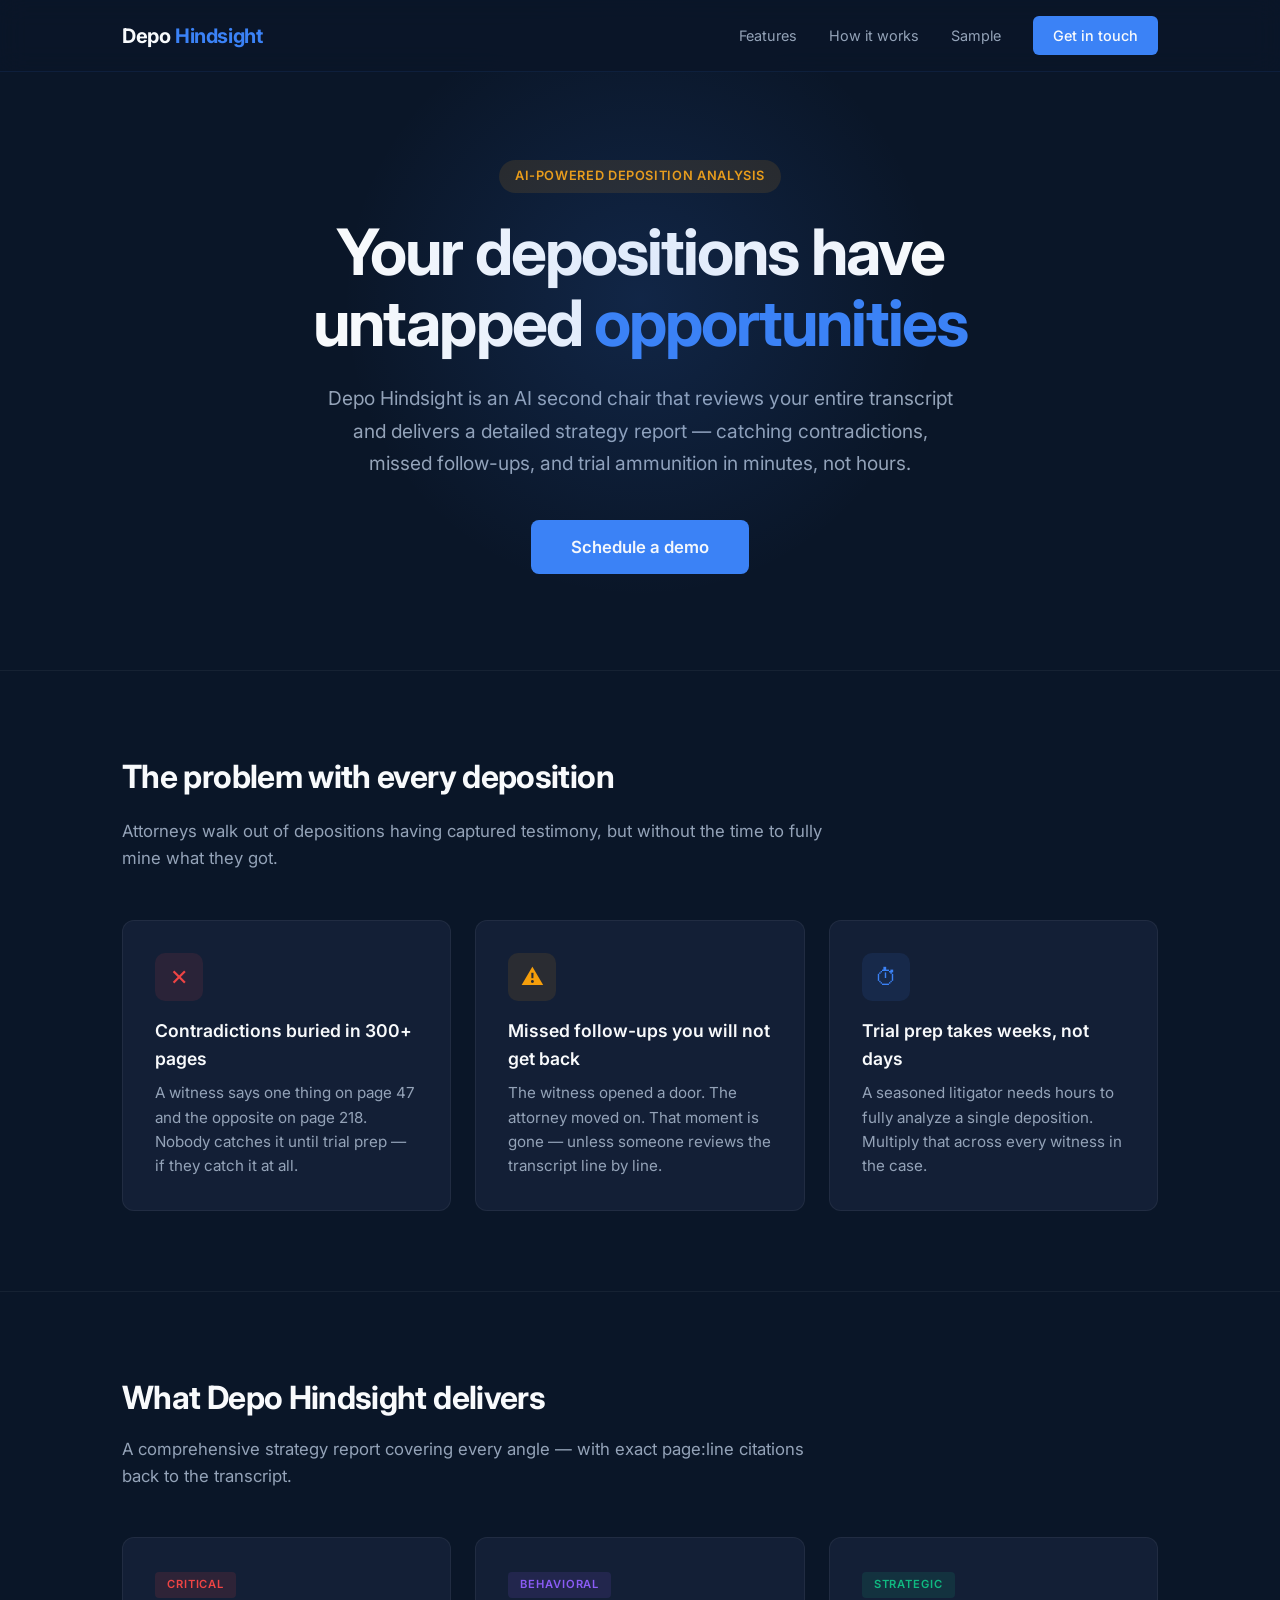
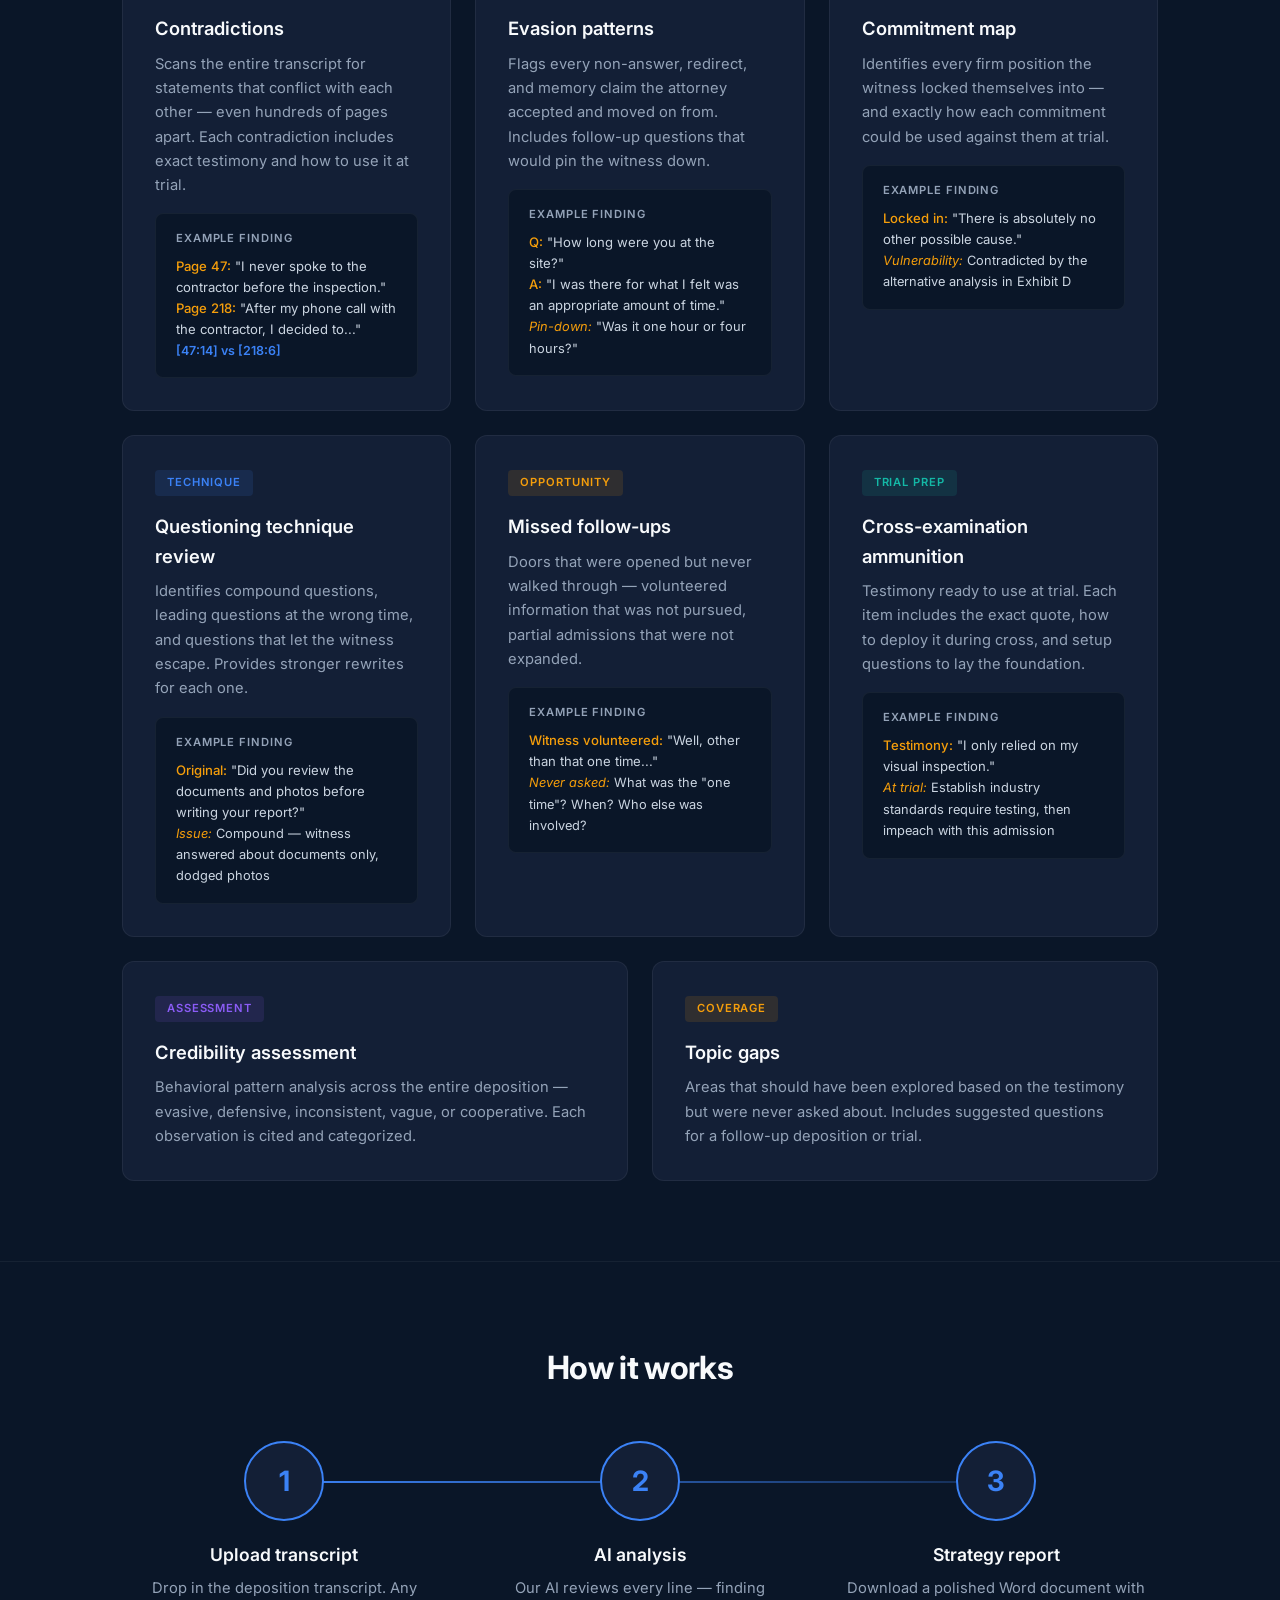
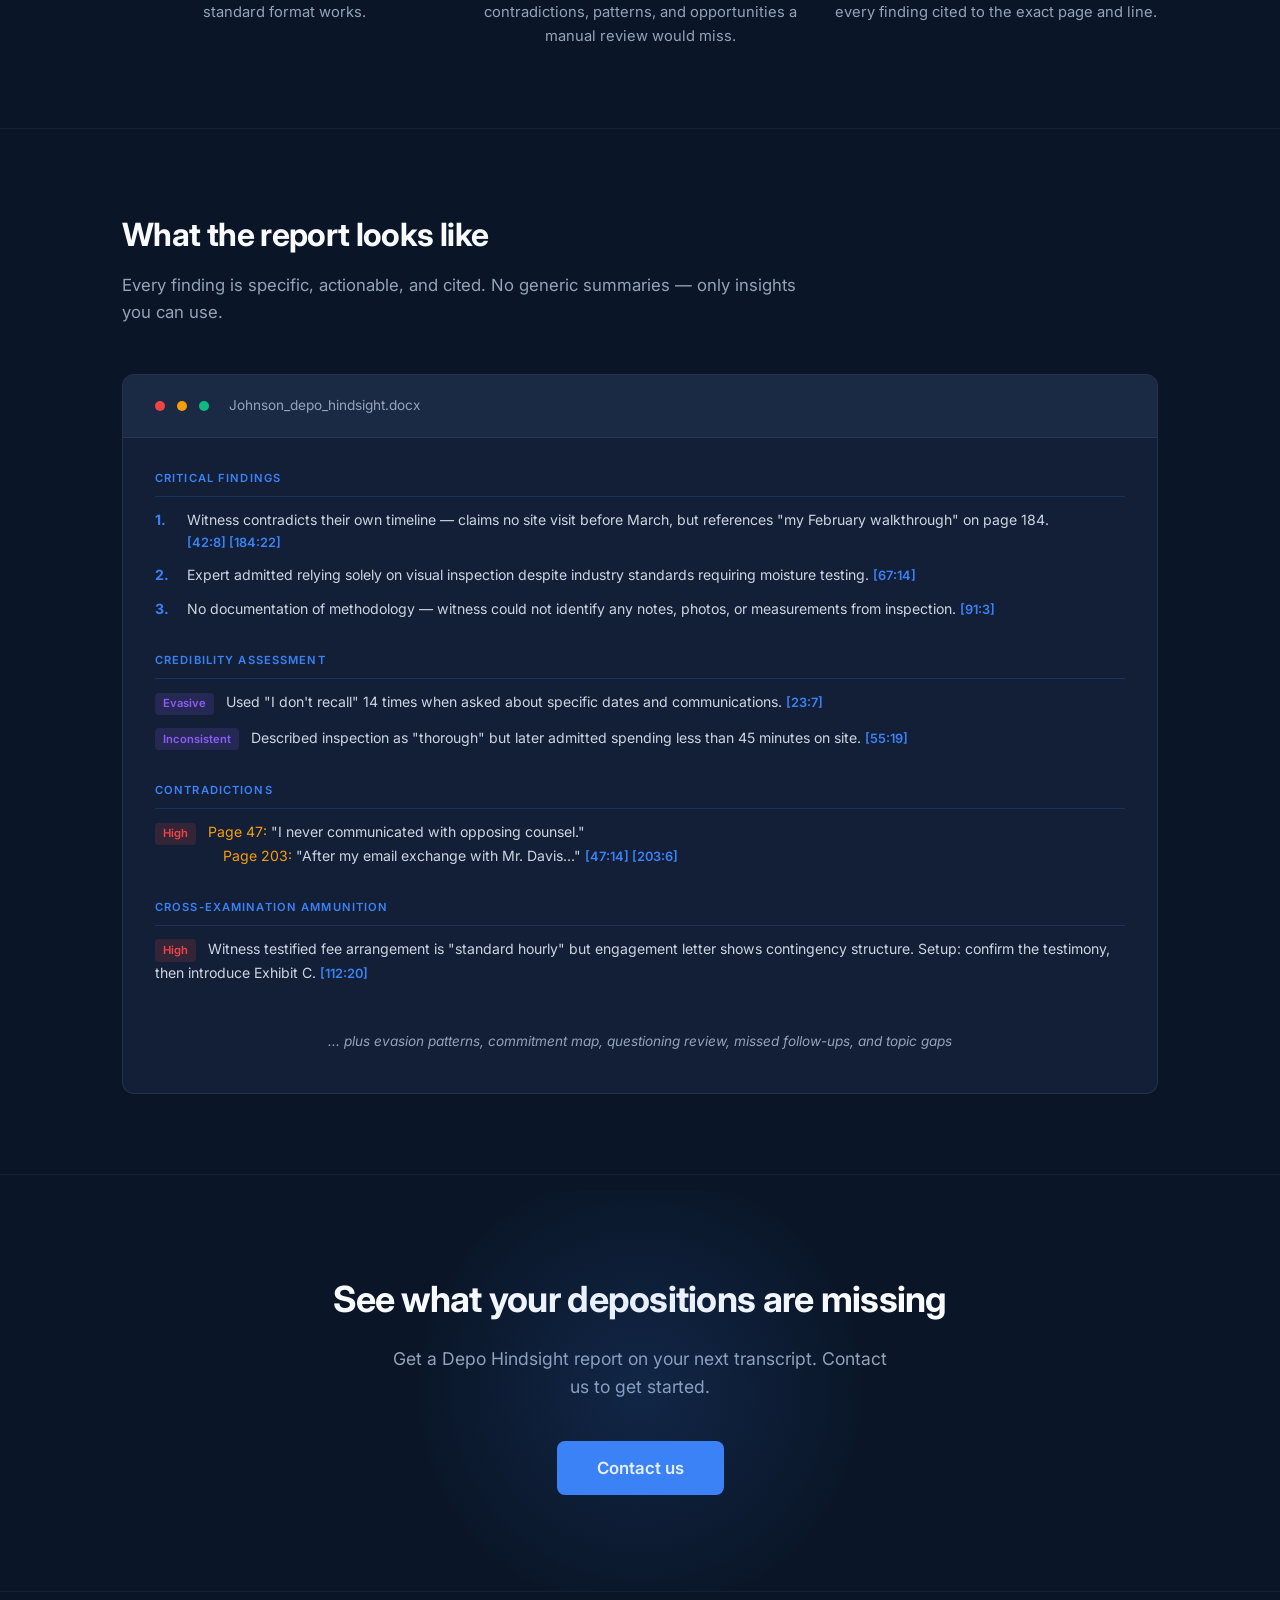
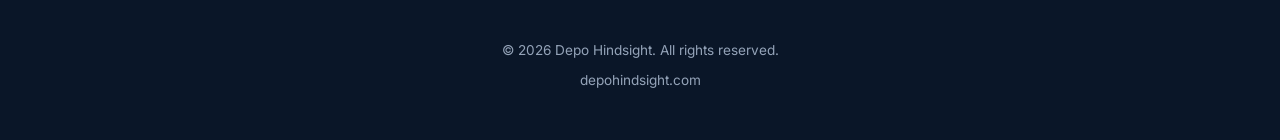
<file: index.html>
<!DOCTYPE html>
<html lang="en">
<head>
<meta charset="UTF-8">
<meta name="viewport" content="width=device-width, initial-scale=1.0">
<title>Depo Hindsight — AI-Powered Deposition Analysis</title>
<link rel="preconnect" href="https://fonts.googleapis.com">
<link href="https://fonts.googleapis.com/css2?family=Inter:wght@300;400;500;600;700&display=swap" rel="stylesheet">
<style>
* { margin: 0; padding: 0; box-sizing: border-box; }

:root {
  --navy: #0a1628;
  --navy-light: #131f36;
  --navy-mid: #1a2a45;
  --blue: #3b82f6;
  --blue-glow: rgba(59, 130, 246, 0.15);
  --gold: #f59e0b;
  --gold-soft: rgba(245, 158, 11, 0.12);
  --white: #f8fafc;
  --gray: #94a3b8;
  --gray-light: #cbd5e1;
  --red: #ef4444;
  --green: #10b981;
  --teal: #14b8a6;
  --purple: #8b5cf6;
}

body {
  font-family: 'Inter', -apple-system, BlinkMacSystemFont, sans-serif;
  background: var(--navy);
  color: var(--white);
  line-height: 1.6;
  overflow-x: hidden;
}

.container {
  max-width: 1100px;
  margin: 0 auto;
  padding: 0 2rem;
}

/* NAV */
nav {
  position: fixed;
  top: 0;
  left: 0;
  right: 0;
  z-index: 100;
  background: rgba(10, 22, 40, 0.9);
  backdrop-filter: blur(12px);
  border-bottom: 1px solid rgba(59, 130, 246, 0.1);
  padding: 1rem 0;
}
nav .container {
  display: flex;
  justify-content: space-between;
  align-items: center;
}
.nav-logo {
  font-size: 1.25rem;
  font-weight: 700;
  letter-spacing: -0.02em;
}
.nav-logo span { color: var(--blue); }
nav a {
  color: var(--gray);
  text-decoration: none;
  font-size: 0.9rem;
  transition: color 0.2s;
}
nav a:hover { color: var(--white); }
.nav-links { display: flex; gap: 2rem; align-items: center; }
.nav-cta {
  background: var(--blue);
  color: var(--white) !important;
  padding: 0.5rem 1.25rem;
  border-radius: 6px;
  font-weight: 500;
  transition: opacity 0.2s;
}
.nav-cta:hover { opacity: 0.9; }
.hamburger { display: none; }

/* HERO */
.hero {
  padding: 10rem 0 6rem;
  text-align: center;
  position: relative;
}
.hero::before {
  content: '';
  position: absolute;
  top: 0;
  left: 50%;
  transform: translateX(-50%);
  width: 600px;
  height: 600px;
  background: radial-gradient(circle, var(--blue-glow) 0%, transparent 70%);
  pointer-events: none;
}
.hero-badge {
  display: inline-block;
  background: var(--gold-soft);
  color: var(--gold);
  font-size: 0.8rem;
  font-weight: 600;
  padding: 0.4rem 1rem;
  border-radius: 20px;
  margin-bottom: 1.5rem;
  letter-spacing: 0.05em;
  text-transform: uppercase;
}
.hero h1 {
  font-size: clamp(2.5rem, 5vw, 4rem);
  font-weight: 700;
  line-height: 1.1;
  letter-spacing: -0.03em;
  margin-bottom: 1.5rem;
}
.hero h1 em {
  font-style: normal;
  color: var(--blue);
}
.hero p {
  font-size: 1.2rem;
  color: var(--gray);
  max-width: 640px;
  margin: 0 auto 2.5rem;
  line-height: 1.7;
}
.hero-cta {
  display: inline-block;
  background: var(--blue);
  color: var(--white);
  padding: 0.85rem 2.5rem;
  border-radius: 8px;
  font-size: 1.05rem;
  font-weight: 600;
  text-decoration: none;
  transition: transform 0.2s, box-shadow 0.2s;
}
.hero-cta:hover {
  transform: translateY(-2px);
  box-shadow: 0 8px 30px rgba(59, 130, 246, 0.3);
}

/* PROBLEM SECTION */
.problem {
  padding: 5rem 0;
  border-top: 1px solid rgba(255,255,255,0.05);
}
.problem h2 {
  font-size: 2rem;
  font-weight: 700;
  margin-bottom: 1rem;
  letter-spacing: -0.02em;
}
.problem > .container > p {
  color: var(--gray);
  font-size: 1.05rem;
  max-width: 700px;
  margin-bottom: 3rem;
}
.problem-grid {
  display: grid;
  grid-template-columns: repeat(auto-fit, minmax(300px, 1fr));
  gap: 1.5rem;
}
.problem-card {
  background: var(--navy-light);
  border: 1px solid rgba(255,255,255,0.06);
  border-radius: 12px;
  padding: 2rem;
}
.problem-card .icon {
  width: 48px;
  height: 48px;
  border-radius: 10px;
  display: flex;
  align-items: center;
  justify-content: center;
  font-size: 1.4rem;
  margin-bottom: 1rem;
}
.problem-card h3 {
  font-size: 1.1rem;
  font-weight: 600;
  margin-bottom: 0.5rem;
}
.problem-card p {
  color: var(--gray);
  font-size: 0.95rem;
  line-height: 1.6;
}

/* FEATURES SECTION */
.features {
  padding: 5rem 0;
  border-top: 1px solid rgba(255,255,255,0.05);
}
.features h2 {
  font-size: 2rem;
  font-weight: 700;
  margin-bottom: 0.75rem;
  letter-spacing: -0.02em;
}
.features > .container > p {
  color: var(--gray);
  font-size: 1.05rem;
  max-width: 700px;
  margin-bottom: 3rem;
}
.feature-list {
  display: grid;
  grid-template-columns: repeat(auto-fit, minmax(300px, 1fr));
  gap: 1.5rem;
}
.feature-card {
  background: var(--navy-light);
  border: 1px solid rgba(255,255,255,0.06);
  border-radius: 12px;
  padding: 2rem;
  transition: border-color 0.3s, transform 0.2s;
}
.feature-card:hover {
  border-color: rgba(59, 130, 246, 0.3);
  transform: translateY(-2px);
}
.feature-card .tag {
  display: inline-block;
  font-size: 0.7rem;
  font-weight: 600;
  letter-spacing: 0.08em;
  text-transform: uppercase;
  padding: 0.25rem 0.75rem;
  border-radius: 4px;
  margin-bottom: 1rem;
}
.feature-card h3 {
  font-size: 1.15rem;
  font-weight: 600;
  margin-bottom: 0.5rem;
}
.feature-card p {
  color: var(--gray);
  font-size: 0.92rem;
  line-height: 1.65;
}
.feature-card .example {
  margin-top: 1rem;
  background: var(--navy);
  border: 1px solid rgba(255,255,255,0.05);
  border-radius: 8px;
  padding: 1rem 1.25rem;
  font-size: 0.82rem;
  color: var(--gray-light);
  line-height: 1.6;
}
.example-label {
  font-size: 0.7rem;
  text-transform: uppercase;
  letter-spacing: 0.08em;
  color: var(--gray);
  margin-bottom: 0.5rem;
  font-weight: 600;
}
.example .highlight {
  color: var(--gold);
  font-weight: 500;
}
.example .cite {
  color: var(--blue);
  font-weight: 600;
  font-size: 0.78rem;
}

/* HOW IT WORKS */
.how-it-works {
  padding: 5rem 0;
  border-top: 1px solid rgba(255,255,255,0.05);
}
.how-it-works h2 {
  font-size: 2rem;
  font-weight: 700;
  margin-bottom: 3rem;
  letter-spacing: -0.02em;
  text-align: center;
}
.steps {
  display: grid;
  grid-template-columns: repeat(3, 1fr);
  gap: 2rem;
  position: relative;
}
.steps::before {
  content: '';
  position: absolute;
  top: 40px;
  left: 15%;
  right: 15%;
  height: 2px;
  background: linear-gradient(to right, var(--blue), rgba(59,130,246,0.2));
}
.step {
  text-align: center;
  position: relative;
}
.step-num {
  width: 80px;
  height: 80px;
  border-radius: 50%;
  background: var(--navy-light);
  border: 2px solid var(--blue);
  display: flex;
  align-items: center;
  justify-content: center;
  font-size: 1.75rem;
  font-weight: 700;
  color: var(--blue);
  margin: 0 auto 1.25rem;
  position: relative;
  z-index: 1;
}
.step h3 {
  font-size: 1.1rem;
  font-weight: 600;
  margin-bottom: 0.5rem;
}
.step p {
  color: var(--gray);
  font-size: 0.92rem;
  line-height: 1.6;
}

/* SAMPLE REPORT */
.sample-report {
  padding: 5rem 0;
  border-top: 1px solid rgba(255,255,255,0.05);
}
.sample-report h2 {
  font-size: 2rem;
  font-weight: 700;
  margin-bottom: 0.75rem;
  letter-spacing: -0.02em;
}
.sample-report > .container > p {
  color: var(--gray);
  font-size: 1.05rem;
  max-width: 700px;
  margin-bottom: 3rem;
}
.report-mock {
  background: var(--navy-light);
  border: 1px solid rgba(255,255,255,0.08);
  border-radius: 12px;
  overflow: hidden;
}
.report-header {
  background: var(--navy-mid);
  padding: 1.25rem 2rem;
  border-bottom: 1px solid rgba(255,255,255,0.06);
  display: flex;
  align-items: center;
  gap: 0.75rem;
}
.report-dot {
  width: 10px;
  height: 10px;
  border-radius: 50%;
}
.report-title {
  font-size: 0.85rem;
  color: var(--gray);
  margin-left: 0.5rem;
}
.report-body {
  padding: 2rem;
}
.report-section {
  margin-bottom: 2rem;
}
.report-section:last-child { margin-bottom: 0; }
.report-section-title {
  font-size: 0.7rem;
  text-transform: uppercase;
  letter-spacing: 0.1em;
  color: var(--blue);
  font-weight: 600;
  margin-bottom: 0.75rem;
  padding-bottom: 0.5rem;
  border-bottom: 1px solid rgba(59, 130, 246, 0.2);
}
.report-finding {
  display: flex;
  gap: 0.75rem;
  margin-bottom: 0.75rem;
  font-size: 0.88rem;
  line-height: 1.55;
}
.report-finding .num {
  color: var(--blue);
  font-weight: 700;
  min-width: 20px;
}
.report-finding .text { color: var(--gray-light); }
.report-finding .cite {
  color: var(--blue);
  font-weight: 600;
  font-size: 0.8rem;
  white-space: nowrap;
}
.report-badge {
  display: inline-block;
  font-size: 0.7rem;
  font-weight: 600;
  padding: 0.15rem 0.5rem;
  border-radius: 4px;
  margin-right: 0.5rem;
}
.badge-high { background: rgba(239,68,68,0.15); color: var(--red); }
.badge-med { background: rgba(245,158,11,0.15); color: var(--gold); }
.badge-pattern { background: rgba(139,92,246,0.15); color: var(--purple); }

/* CTA */
.cta-section {
  padding: 6rem 0;
  text-align: center;
  border-top: 1px solid rgba(255,255,255,0.05);
  position: relative;
}
.cta-section::before {
  content: '';
  position: absolute;
  bottom: 0;
  left: 50%;
  transform: translateX(-50%);
  width: 500px;
  height: 400px;
  background: radial-gradient(circle, var(--blue-glow) 0%, transparent 70%);
  pointer-events: none;
}
.cta-section h2 {
  font-size: 2.25rem;
  font-weight: 700;
  margin-bottom: 1rem;
  letter-spacing: -0.02em;
}
.cta-section p {
  color: var(--gray);
  font-size: 1.1rem;
  margin-bottom: 2.5rem;
  max-width: 500px;
  margin-left: auto;
  margin-right: auto;
}
.cta-section a {
  display: inline-block;
  background: var(--blue);
  color: var(--white);
  padding: 0.85rem 2.5rem;
  border-radius: 8px;
  font-size: 1.05rem;
  font-weight: 600;
  text-decoration: none;
  transition: transform 0.2s, box-shadow 0.2s;
}
.cta-section a:hover {
  transform: translateY(-2px);
  box-shadow: 0 8px 30px rgba(59, 130, 246, 0.3);
}

/* FOOTER */
footer {
  padding: 3rem 0;
  border-top: 1px solid rgba(255,255,255,0.05);
  text-align: center;
  color: var(--gray);
  font-size: 0.85rem;
}
footer a {
  color: var(--gray);
  text-decoration: none;
}
footer a:hover { color: var(--white); }

/* RESPONSIVE */
/* TABLET */
@media (max-width: 900px) {
  .container { padding: 0 1.5rem; }
  .feature-list { grid-template-columns: 1fr 1fr; }
  .problem-grid { grid-template-columns: 1fr; }
  .steps { grid-template-columns: 1fr; gap: 2.5rem; }
  .steps::before { display: none; }
}

/* MOBILE */
@media (max-width: 600px) {
  .container { padding: 0 1.25rem; }

  /* Nav - hamburger */
  .nav-links {
    display: none;
    position: absolute;
    top: 100%;
    left: 0;
    right: 0;
    background: rgba(10, 22, 40, 0.98);
    flex-direction: column;
    padding: 1.5rem 2rem;
    gap: 1.25rem;
    border-bottom: 1px solid rgba(59, 130, 246, 0.15);
  }
  .nav-links.open { display: flex; }
  .nav-cta { text-align: center; }
  .hamburger {
    display: flex;
    flex-direction: column;
    gap: 5px;
    cursor: pointer;
    padding: 8px;
  }
  .hamburger span {
    width: 24px;
    height: 2px;
    background: var(--white);
    border-radius: 2px;
    transition: transform 0.3s, opacity 0.3s;
  }
  .hamburger.open span:nth-child(1) { transform: translateY(7px) rotate(45deg); }
  .hamburger.open span:nth-child(2) { opacity: 0; }
  .hamburger.open span:nth-child(3) { transform: translateY(-7px) rotate(-45deg); }

  /* Hero */
  .hero { padding: 7rem 0 3rem; }
  .hero h1 { font-size: 1.9rem; line-height: 1.15; }
  .hero h1 br { display: none; }
  .hero p { font-size: 1rem; margin-bottom: 2rem; }
  .hero-badge { font-size: 0.7rem; padding: 0.35rem 0.85rem; }
  .hero-cta { padding: 0.75rem 2rem; font-size: 1rem; width: 100%; text-align: center; }

  /* Problem */
  .problem { padding: 3rem 0; }
  .problem h2, .features h2, .how-it-works h2, .sample-report h2, .cta-section h2 { font-size: 1.5rem; }
  .problem-grid { grid-template-columns: 1fr; gap: 1rem; }
  .problem-card { padding: 1.5rem; }

  /* Features */
  .features { padding: 3rem 0; }
  .feature-list { grid-template-columns: 1fr; gap: 1rem; }
  .feature-card { padding: 1.5rem; }
  .feature-card .example { font-size: 0.78rem; padding: 0.85rem 1rem; }

  /* How it works */
  .how-it-works { padding: 3rem 0; }
  .steps { grid-template-columns: 1fr; gap: 2rem; }
  .steps::before { display: none; }
  .step-num { width: 64px; height: 64px; font-size: 1.4rem; }

  /* Sample report */
  .sample-report { padding: 3rem 0; }
  .report-body { padding: 1.25rem; }
  .report-finding { font-size: 0.82rem; }
  .report-header { padding: 1rem 1.25rem; }

  /* CTA */
  .cta-section { padding: 4rem 0; }
  .cta-section h2 { font-size: 1.6rem; }
  .cta-section p { font-size: 1rem; }
  .cta-section a { width: 100%; text-align: center; padding: 0.85rem 2rem; }
}
</style>
</head>
<body>

<!-- NAV -->
<nav>
  <div class="container">
    <div class="nav-logo">Depo <span>Hindsight</span></div>
    <div class="nav-links" id="navLinks">
      <a href="#features">Features</a>
      <a href="#how-it-works">How it works</a>
      <a href="#sample">Sample</a>
      <a href="#contact" class="nav-cta">Get in touch</a>
    </div>
    <div class="hamburger" id="hamburger" onclick="this.classList.toggle('open');document.getElementById('navLinks').classList.toggle('open');">
      <span></span><span></span><span></span>
    </div>
  </div>
</nav>

<!-- HERO -->
<section class="hero">
  <div class="container">
    <div class="hero-badge">AI-Powered Deposition Analysis</div>
    <h1>Your depositions have <br>untapped <em>opportunities</em></h1>
    <p>Depo Hindsight is an AI second chair that reviews your entire transcript and delivers a detailed strategy report — catching contradictions, missed follow-ups, and trial ammunition in minutes, not hours.</p>
    <a href="#contact" class="hero-cta">Schedule a demo</a>
  </div>
</section>

<!-- PROBLEM -->
<section class="problem">
  <div class="container">
    <h2>The problem with every deposition</h2>
    <p>Attorneys walk out of depositions having captured testimony, but without the time to fully mine what they got.</p>
    <div class="problem-grid">
      <div class="problem-card">
        <div class="icon" style="background: rgba(239,68,68,0.1); color: var(--red);">&#x2715;</div>
        <h3>Contradictions buried in 300+ pages</h3>
        <p>A witness says one thing on page 47 and the opposite on page 218. Nobody catches it until trial prep — if they catch it at all.</p>
      </div>
      <div class="problem-card">
        <div class="icon" style="background: rgba(245,158,11,0.1); color: var(--gold);">&#x26A0;</div>
        <h3>Missed follow-ups you will not get back</h3>
        <p>The witness opened a door. The attorney moved on. That moment is gone — unless someone reviews the transcript line by line.</p>
      </div>
      <div class="problem-card">
        <div class="icon" style="background: rgba(59,130,246,0.1); color: var(--blue);">&#x23F1;</div>
        <h3>Trial prep takes weeks, not days</h3>
        <p>A seasoned litigator needs hours to fully analyze a single deposition. Multiply that across every witness in the case.</p>
      </div>
    </div>
  </div>
</section>

<!-- FEATURES -->
<section class="features" id="features">
  <div class="container">
    <h2>What Depo Hindsight delivers</h2>
    <p>A comprehensive strategy report covering every angle — with exact page:line citations back to the transcript.</p>

    <div class="feature-list">

      <div class="feature-card">
        <div class="tag" style="background: rgba(239,68,68,0.12); color: var(--red);">Critical</div>
        <h3>Contradictions</h3>
        <p>Scans the entire transcript for statements that conflict with each other — even hundreds of pages apart. Each contradiction includes exact testimony and how to use it at trial.</p>
        <div class="example">
          <div class="example-label">Example finding</div>
          <span class="highlight">Page 47:</span> "I never spoke to the contractor before the inspection."<br>
          <span class="highlight">Page 218:</span> "After my phone call with the contractor, I decided to..."<br>
          <span class="cite">[47:14] vs [218:6]</span>
        </div>
      </div>

      <div class="feature-card">
        <div class="tag" style="background: rgba(139,92,246,0.12); color: var(--purple);">Behavioral</div>
        <h3>Evasion patterns</h3>
        <p>Flags every non-answer, redirect, and memory claim the attorney accepted and moved on from. Includes follow-up questions that would pin the witness down.</p>
        <div class="example">
          <div class="example-label">Example finding</div>
          <span class="highlight">Q:</span> "How long were you at the site?"<br>
          <span class="highlight">A:</span> "I was there for what I felt was an appropriate amount of time."<br>
          <em style="color: var(--gold); font-size: 0.8rem;">Pin-down:</em> <span style="font-size: 0.8rem;">"Was it one hour or four hours?"</span>
        </div>
      </div>

      <div class="feature-card">
        <div class="tag" style="background: rgba(16,185,129,0.12); color: var(--green);">Strategic</div>
        <h3>Commitment map</h3>
        <p>Identifies every firm position the witness locked themselves into — and exactly how each commitment could be used against them at trial.</p>
        <div class="example">
          <div class="example-label">Example finding</div>
          <span class="highlight">Locked in:</span> "There is absolutely no other possible cause."<br>
          <em style="color: var(--gold); font-size: 0.8rem;">Vulnerability:</em> <span style="font-size: 0.8rem;">Contradicted by the alternative analysis in Exhibit D</span>
        </div>
      </div>

      <div class="feature-card">
        <div class="tag" style="background: rgba(59,130,246,0.12); color: var(--blue);">Technique</div>
        <h3>Questioning technique review</h3>
        <p>Identifies compound questions, leading questions at the wrong time, and questions that let the witness escape. Provides stronger rewrites for each one.</p>
        <div class="example">
          <div class="example-label">Example finding</div>
          <span class="highlight">Original:</span> "Did you review the documents and photos before writing your report?"<br>
          <em style="color: var(--gold); font-size: 0.8rem;">Issue:</em> <span style="font-size: 0.8rem;">Compound — witness answered about documents only, dodged photos</span>
        </div>
      </div>

      <div class="feature-card">
        <div class="tag" style="background: rgba(245,158,11,0.12); color: var(--gold);">Opportunity</div>
        <h3>Missed follow-ups</h3>
        <p>Doors that were opened but never walked through — volunteered information that was not pursued, partial admissions that were not expanded.</p>
        <div class="example">
          <div class="example-label">Example finding</div>
          <span class="highlight">Witness volunteered:</span> "Well, other than that one time..."<br>
          <em style="color: var(--gold); font-size: 0.8rem;">Never asked:</em> <span style="font-size: 0.8rem;">What was the "one time"? When? Who else was involved?</span>
        </div>
      </div>

      <div class="feature-card">
        <div class="tag" style="background: rgba(20,184,166,0.12); color: var(--teal);">Trial prep</div>
        <h3>Cross-examination ammunition</h3>
        <p>Testimony ready to use at trial. Each item includes the exact quote, how to deploy it during cross, and setup questions to lay the foundation.</p>
        <div class="example">
          <div class="example-label">Example finding</div>
          <span class="highlight">Testimony:</span> "I only relied on my visual inspection."<br>
          <em style="color: var(--gold); font-size: 0.8rem;">At trial:</em> <span style="font-size: 0.8rem;">Establish industry standards require testing, then impeach with this admission</span>
        </div>
      </div>

    </div>

    <div style="margin-top: 1.5rem;">
      <div class="feature-list">
        <div class="feature-card">
          <div class="tag" style="background: rgba(139,92,246,0.12); color: var(--purple);">Assessment</div>
          <h3>Credibility assessment</h3>
          <p>Behavioral pattern analysis across the entire deposition — evasive, defensive, inconsistent, vague, or cooperative. Each observation is cited and categorized.</p>
        </div>
        <div class="feature-card">
          <div class="tag" style="background: rgba(245,158,11,0.12); color: var(--gold);">Coverage</div>
          <h3>Topic gaps</h3>
          <p>Areas that should have been explored based on the testimony but were never asked about. Includes suggested questions for a follow-up deposition or trial.</p>
        </div>
      </div>
    </div>
  </div>
</section>

<!-- HOW IT WORKS -->
<section class="how-it-works" id="how-it-works">
  <div class="container">
    <h2>How it works</h2>
    <div class="steps">
      <div class="step">
        <div class="step-num">1</div>
        <h3>Upload transcript</h3>
        <p>Drop in the deposition transcript. Any standard format works.</p>
      </div>
      <div class="step">
        <div class="step-num">2</div>
        <h3>AI analysis</h3>
        <p>Our AI reviews every line — finding contradictions, patterns, and opportunities a manual review would miss.</p>
      </div>
      <div class="step">
        <div class="step-num">3</div>
        <h3>Strategy report</h3>
        <p>Download a polished Word document with every finding cited to the exact page and line.</p>
      </div>
    </div>
  </div>
</section>

<!-- SAMPLE REPORT -->
<section class="sample-report" id="sample">
  <div class="container">
    <h2>What the report looks like</h2>
    <p>Every finding is specific, actionable, and cited. No generic summaries — only insights you can use.</p>

    <div class="report-mock">
      <div class="report-header">
        <div class="report-dot" style="background: var(--red);"></div>
        <div class="report-dot" style="background: var(--gold);"></div>
        <div class="report-dot" style="background: var(--green);"></div>
        <span class="report-title">Johnson_depo_hindsight.docx</span>
      </div>
      <div class="report-body">

        <div class="report-section">
          <div class="report-section-title">Critical findings</div>
          <div class="report-finding">
            <span class="num">1.</span>
            <span class="text">Witness contradicts their own timeline — claims no site visit before March, but references "my February walkthrough" on page 184. <span class="cite">[42:8] [184:22]</span></span>
          </div>
          <div class="report-finding">
            <span class="num">2.</span>
            <span class="text">Expert admitted relying solely on visual inspection despite industry standards requiring moisture testing. <span class="cite">[67:14]</span></span>
          </div>
          <div class="report-finding">
            <span class="num">3.</span>
            <span class="text">No documentation of methodology — witness could not identify any notes, photos, or measurements from inspection. <span class="cite">[91:3]</span></span>
          </div>
        </div>

        <div class="report-section">
          <div class="report-section-title">Credibility assessment</div>
          <div class="report-finding">
            <span class="text">
              <span class="report-badge badge-pattern">Evasive</span>
              Used "I don't recall" 14 times when asked about specific dates and communications. <span class="cite">[23:7]</span>
            </span>
          </div>
          <div class="report-finding">
            <span class="text">
              <span class="report-badge badge-pattern">Inconsistent</span>
              Described inspection as "thorough" but later admitted spending less than 45 minutes on site. <span class="cite">[55:19]</span>
            </span>
          </div>
        </div>

        <div class="report-section">
          <div class="report-section-title">Contradictions</div>
          <div class="report-finding">
            <span class="text">
              <span class="report-badge badge-high">High</span>
              <span class="highlight" style="color: var(--gold);">Page 47:</span> "I never communicated with opposing counsel."<br>
              <span class="highlight" style="color: var(--gold); margin-left: 68px; display: inline-block;">Page 203:</span> "After my email exchange with Mr. Davis..." <span class="cite">[47:14] [203:6]</span>
            </span>
          </div>
        </div>

        <div class="report-section">
          <div class="report-section-title">Cross-examination ammunition</div>
          <div class="report-finding">
            <span class="text">
              <span class="report-badge badge-high">High</span>
              Witness testified fee arrangement is "standard hourly" but engagement letter shows contingency structure. Setup: confirm the testimony, then introduce Exhibit C. <span class="cite">[112:20]</span>
            </span>
          </div>
        </div>

        <div style="text-align: center; padding: 1rem 0 0.5rem; color: var(--gray); font-size: 0.85rem; font-style: italic;">
          ... plus evasion patterns, commitment map, questioning review, missed follow-ups, and topic gaps
        </div>
      </div>
    </div>
  </div>
</section>

<!-- CTA -->
<section class="cta-section" id="contact">
  <div class="container">
    <h2>See what your depositions are missing</h2>
    <p>Get a Depo Hindsight report on your next transcript. Contact us to get started.</p>
    <a href="https://depohindsight.com">Contact us</a>
  </div>
</section>

<!-- FOOTER -->
<footer>
  <div class="container">
    <p>&copy; 2026 Depo Hindsight. All rights reserved.</p>
    <p style="margin-top: 0.5rem;"><a href="https://depohindsight.com">depohindsight.com</a></p>
  </div>
</footer>

<script>
document.querySelectorAll('#navLinks a').forEach(function(a){
  a.addEventListener('click',function(){
    document.getElementById('navLinks').classList.remove('open');
    document.getElementById('hamburger').classList.remove('open');
  });
});
</script>
</body>
</html>
</file>
